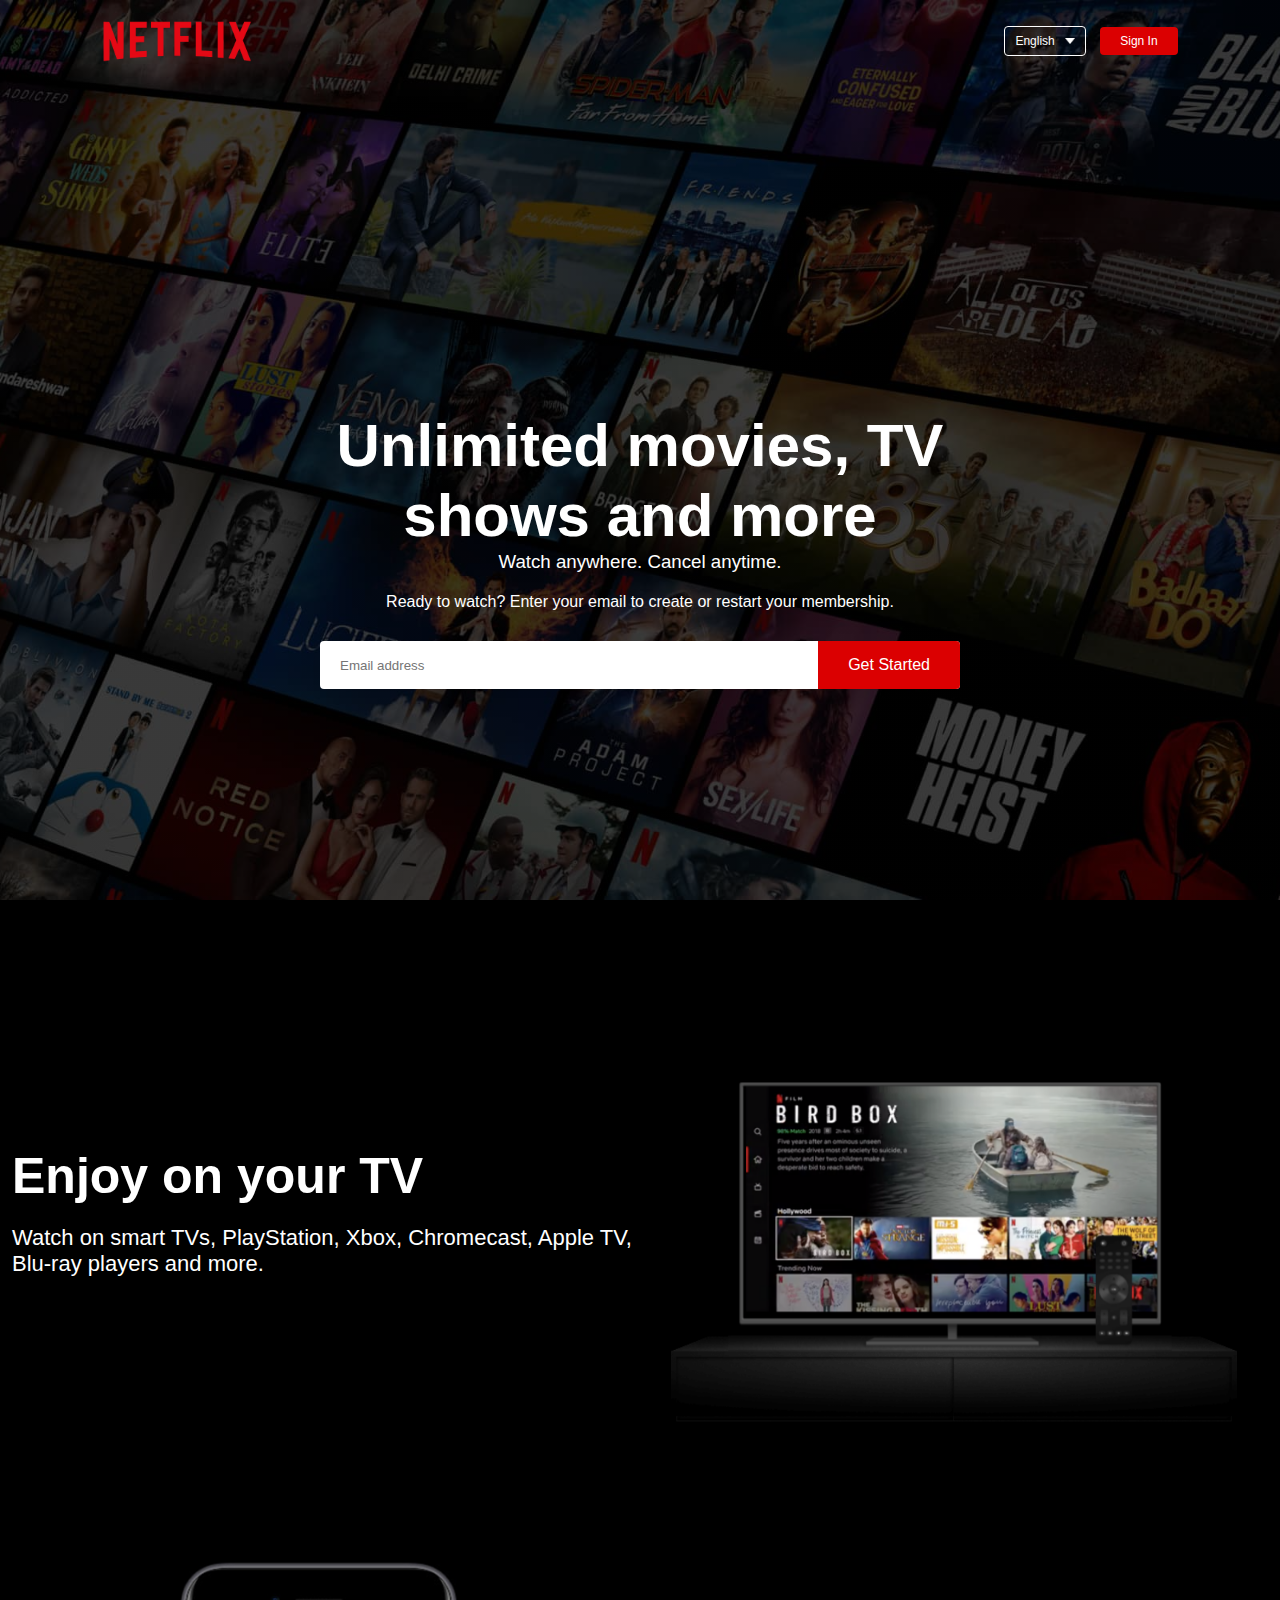
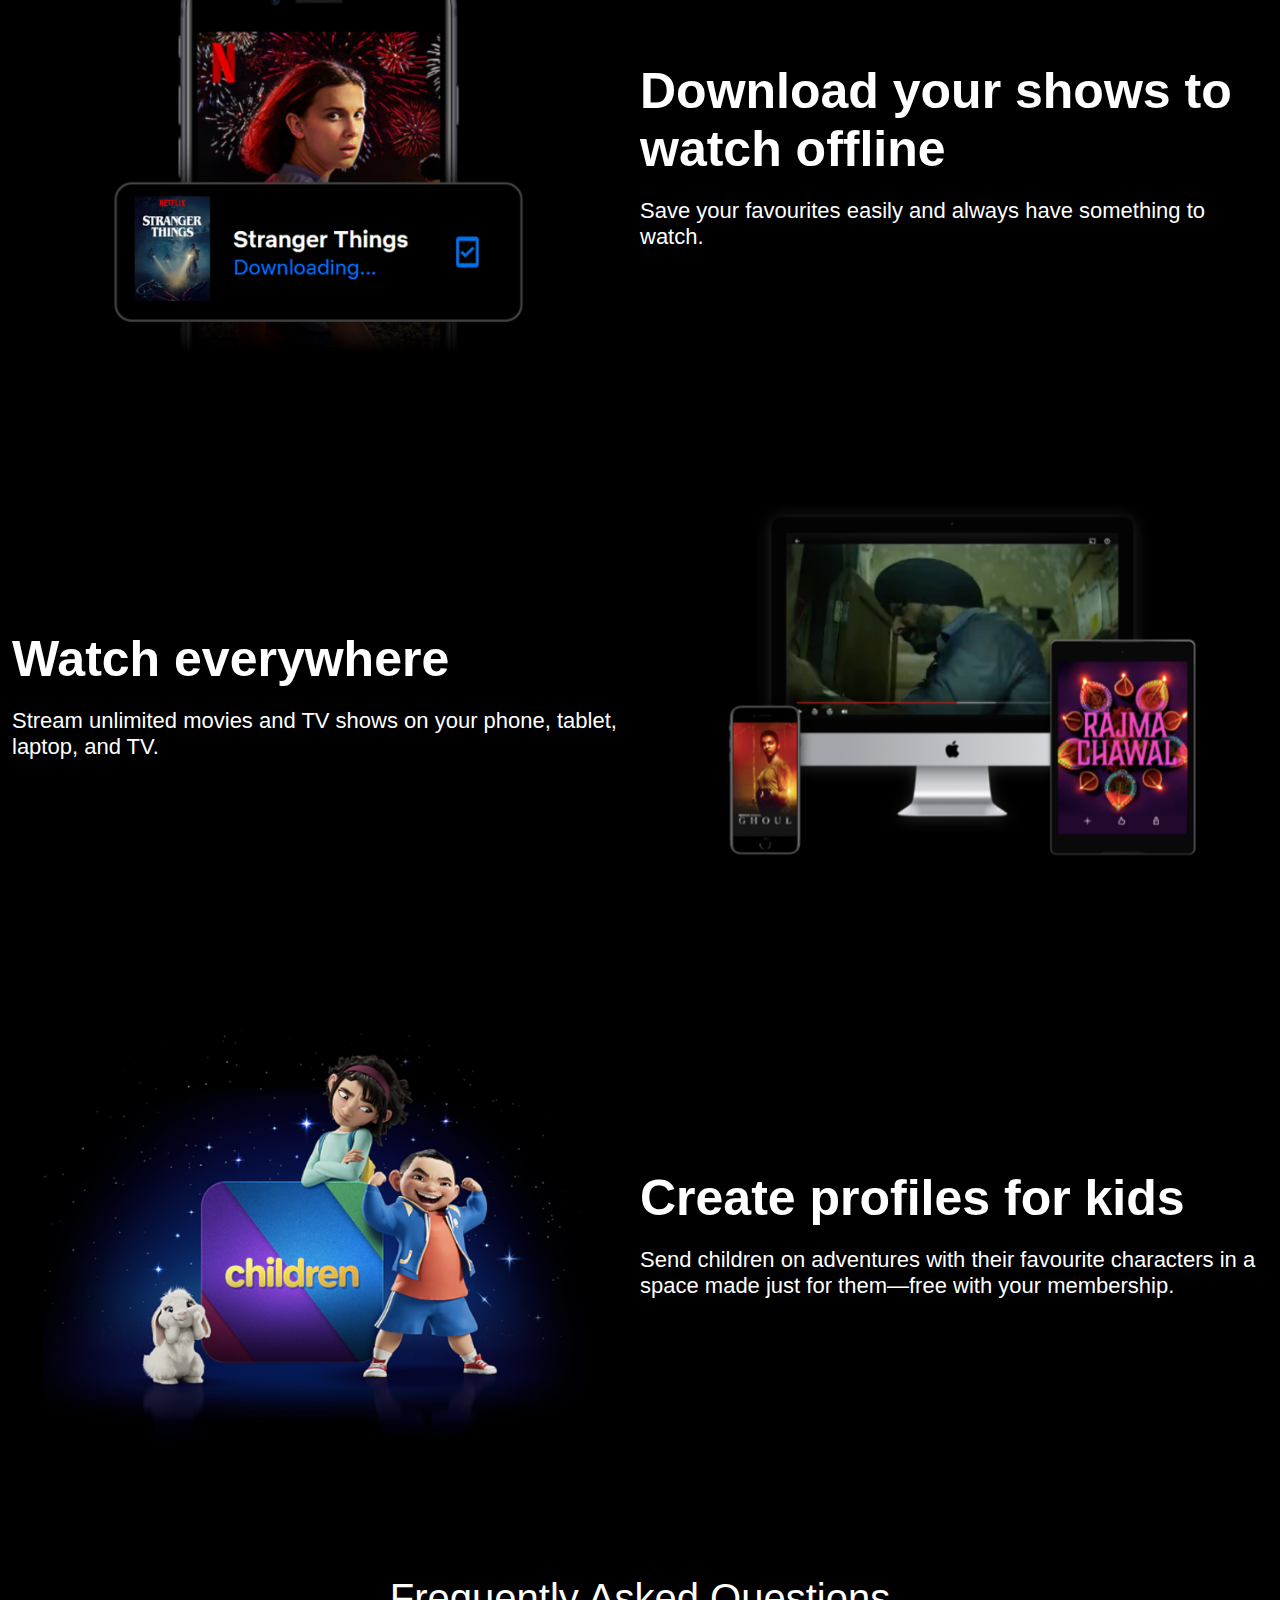
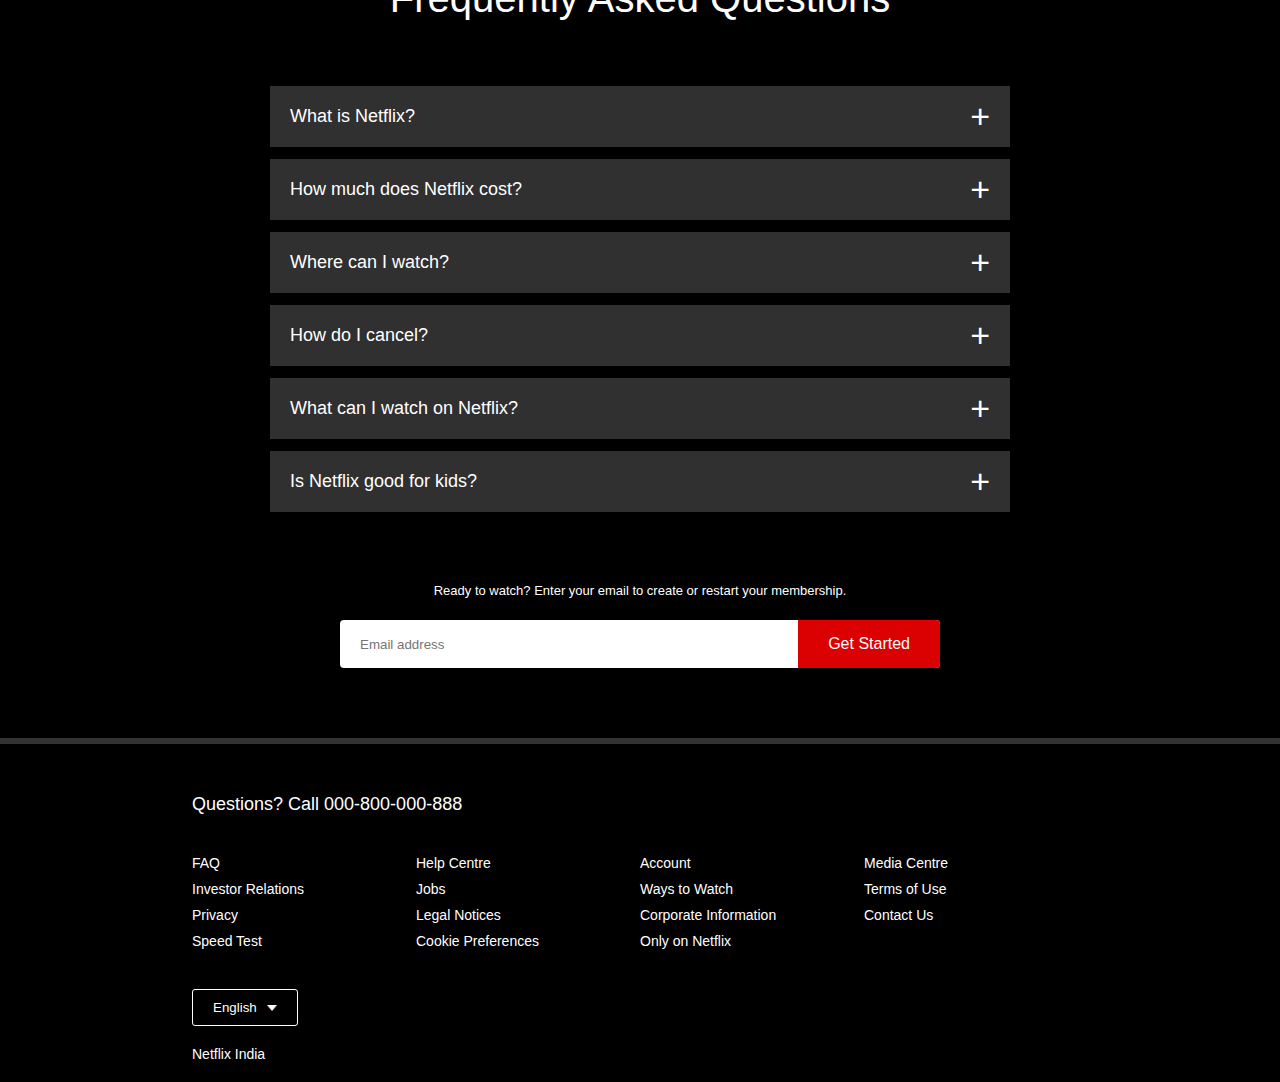
<file: index.html>
<!doctype html>
<html lang="en">
  <head>
    <!-- Required meta tags -->
    <meta charset="utf-8">
    <meta name="viewport" content="width=device-width, initial-scale=1">

    <!-- Bootstrap CSS -->
    <link href="https://cdn.jsdelivr.net/npm/bootstrap@5.0.2/dist/css/bootstrap.min.css" rel="stylesheet" integrity="sha384-EVSTQN3/azprG1Anm3QDgpJLIm9Nao0Yz1ztcQTwFspd3yD65VohhpuuCOmLASjC" crossorigin="anonymous">

    <title>Netflix Clone</title>

    <link rel="stylesheet" href="./style.css">
  </head>
  <body>

    <div class="header">
      <nav>
        <img src="./images/logo (1).png" class="logo">
        <div>
          <button class="language-btn">English<img src="./images/down-icon.png"></button>
          <button>Sign In</button>
        </div>
      </nav>

      <div class="header-content">
        <h1>Unlimited movies, TV shows and more</h1>
        <h3>Watch anywhere. Cancel anytime.</h3>
        <p>Ready to watch? Enter your email to create or restart your membership.</p>
        <form class="email-signup" action="signIn.html">
          <input type="email" placeholder="Email address" required>
          <button type="submit">Get Started</button>
        </form>
      </div>

    </div>

    <div class="features">
      <div class="row">
        <div class="text-col">
          <h2>Enjoy on your TV</h2>
          <p>Watch on smart TVs, PlayStation, Xbox, Chromecast, Apple TV, Blu-ray players and more.</p>
        </div>

        <div class="img-col">
          <img src="./images/feature-1.png" alt="">
        </div>
      </div>

      <div class="row">
        <div class="img-col">
          <img src="./images/feature-2.png" alt="">
        </div>
        <div class="text-col">
          <h2>Download your shows to watch offline</h2>
          <p>Save your favourites easily and always have something to watch.</p>
        </div>

        
      </div>

      <div class="row">
        
        <div class="text-col">
          <h2>Watch everywhere</h2>
          <p>Stream unlimited movies and TV shows on your phone, tablet, laptop, and TV.</p>
        </div>
        <div class="img-col">
          <img src="./images/feature-3.png" alt="">
        </div>

        
      </div>

      <div class="row">
        <div class="img-col">
          <img src="./images/feature-4.png" alt="">
        </div>
        <div class="text-col">
          <h2>Create profiles for kids</h2>
          <p>Send children on adventures with their favourite characters in a space made just for them—free with your membership.</p>
        </div>

        
      </div>
    </div>


  <div class="faq">
    <h2>Frequently Asked Questions</h2>
    <ul class="accordion">
      <li>
        <input type="radio" name="accordion" id="first">
        <label for="first">What is Netflix?</label>
        <div class="content">
          <p>Netflix is a streaming service that offers a wide variety of award-winning TV shows, movies, anime, documentaries and more – on thousands of internet-connected devices.
            You can watch as much as you want, whenever you want, without a single ad – all for one low monthly price. There's always something new to discover, and new TV shows and movies are added every week!</p>
        </div>
      </li>

      <li>
        <input type="radio" name="accordion" id="second">
        <label for="second">How much does Netflix cost?</label>
        <div class="content">
          <p>Watch Netflix on your smartphone, tablet, Smart TV, laptop, or streaming device, all for one fixed monthly fee. Plans range from ₹149 to ₹649 a month. No extra costs, no contracts.</p>
        </div>
      </li>

      <li>
        <input type="radio" name="accordion" id="third">
        <label for="third">Where can I watch?</label>
        <div class="content">
          <p>Watch anywhere, anytime. Sign in with your Netflix account to watch instantly on the web at netflix.com from your personal computer or on any internet-connected device that offers the Netflix app, including smart TVs, smartphones, tablets, streaming media players and game consoles.
            You can also download your favourite shows with the iOS, Android, or Windows 10 app. Use downloads to watch while you're on the go and without an internet connection. Take Netflix with you anywhere.</p>
        </div>
      </li>

      <li>
        <input type="radio" name="accordion" id="fourth">
        <label for="fourth">How do I cancel?</label>
        <div class="content">
          <p>Netflix is flexible. There are no annoying contracts and no commitments. You can easily cancel your account online in two clicks. There are no cancellation fees – start or stop your account anytime.</p>
        </div>
      </li>

      <li>
        <input type="radio" name="accordion" id="fifth">
        <label for="fifth">What can I watch on Netflix?</label>
        <div class="content">
          <p>Netflix has an extensive library of feature films, documentaries, TV shows, anime, award-winning Netflix originals, and more. Watch as much as you want, anytime you want.</p>
        </div>
      </li>

      <li>
        <input type="radio" name="accordion" id="sixth">
        <label for="sixth">Is Netflix good for kids?</label>
        <div class="content">
          <p>The Netflix Kids experience is included in your membership to give parents control while kids enjoy family-friendly TV shows and films in their own space.
              Kids profiles come with PIN-protected parental controls that let you restrict the maturity rating of content kids can watch and block specific titles you don’t want kids to see.</p>
        </div>
      </li>
    </ul>

    <small>Ready to watch? Enter your email to create or restart your membership.</small>
        <form class="email-signup">
          <input type="email" placeholder="Email address" required>
          <button type="submit">Get Started</button>
        </form>
      
    

  </div>

  <div class="footer">
    <h2>Questions? Call 000-800-000-888</h2>
    <div class="row">
      <div class="col">
        <a href="#">FAQ</a>
        <a href="#">Investor Relations</a>
        <a href="#">Privacy</a>
        <a href="#">Speed Test</a>
      </div>

      <div class="col">
        <a href="#">Help Centre</a>       
        <a href="#">Jobs</a>
        <a href="#">Legal Notices</a>
        <a href="#">Cookie Preferences</a>

      </div>

      <div class="col">
        <a href="#">Account</a>       
        <a href="#">Ways to Watch</a>
        <a href="#">Corporate Information</a>
        <a href="#">Only on Netflix</a>

      </div>

      <div class="col">
        <a href="#">Media Centre</a>       
        <a href="#">Terms of Use</a>
        <a href="#">Contact Us</a>

      </div>
    </div>

    <button class="language-btn">English<img src="./images/down-icon.png"></button>

    <p class="copyright-txt">Netflix India</p>

  </div>


    <script src="https://cdn.jsdelivr.net/npm/bootstrap@5.0.2/dist/js/bootstrap.bundle.min.js" integrity="sha384-MrcW6ZMFYlzcLA8Nl+NtUVF0sA7MsXsP1UyJoMp4YLEuNSfAP+JcXn/tWtIaxVXM" crossorigin="anonymous"></script>


  </body>
</html>
</file>
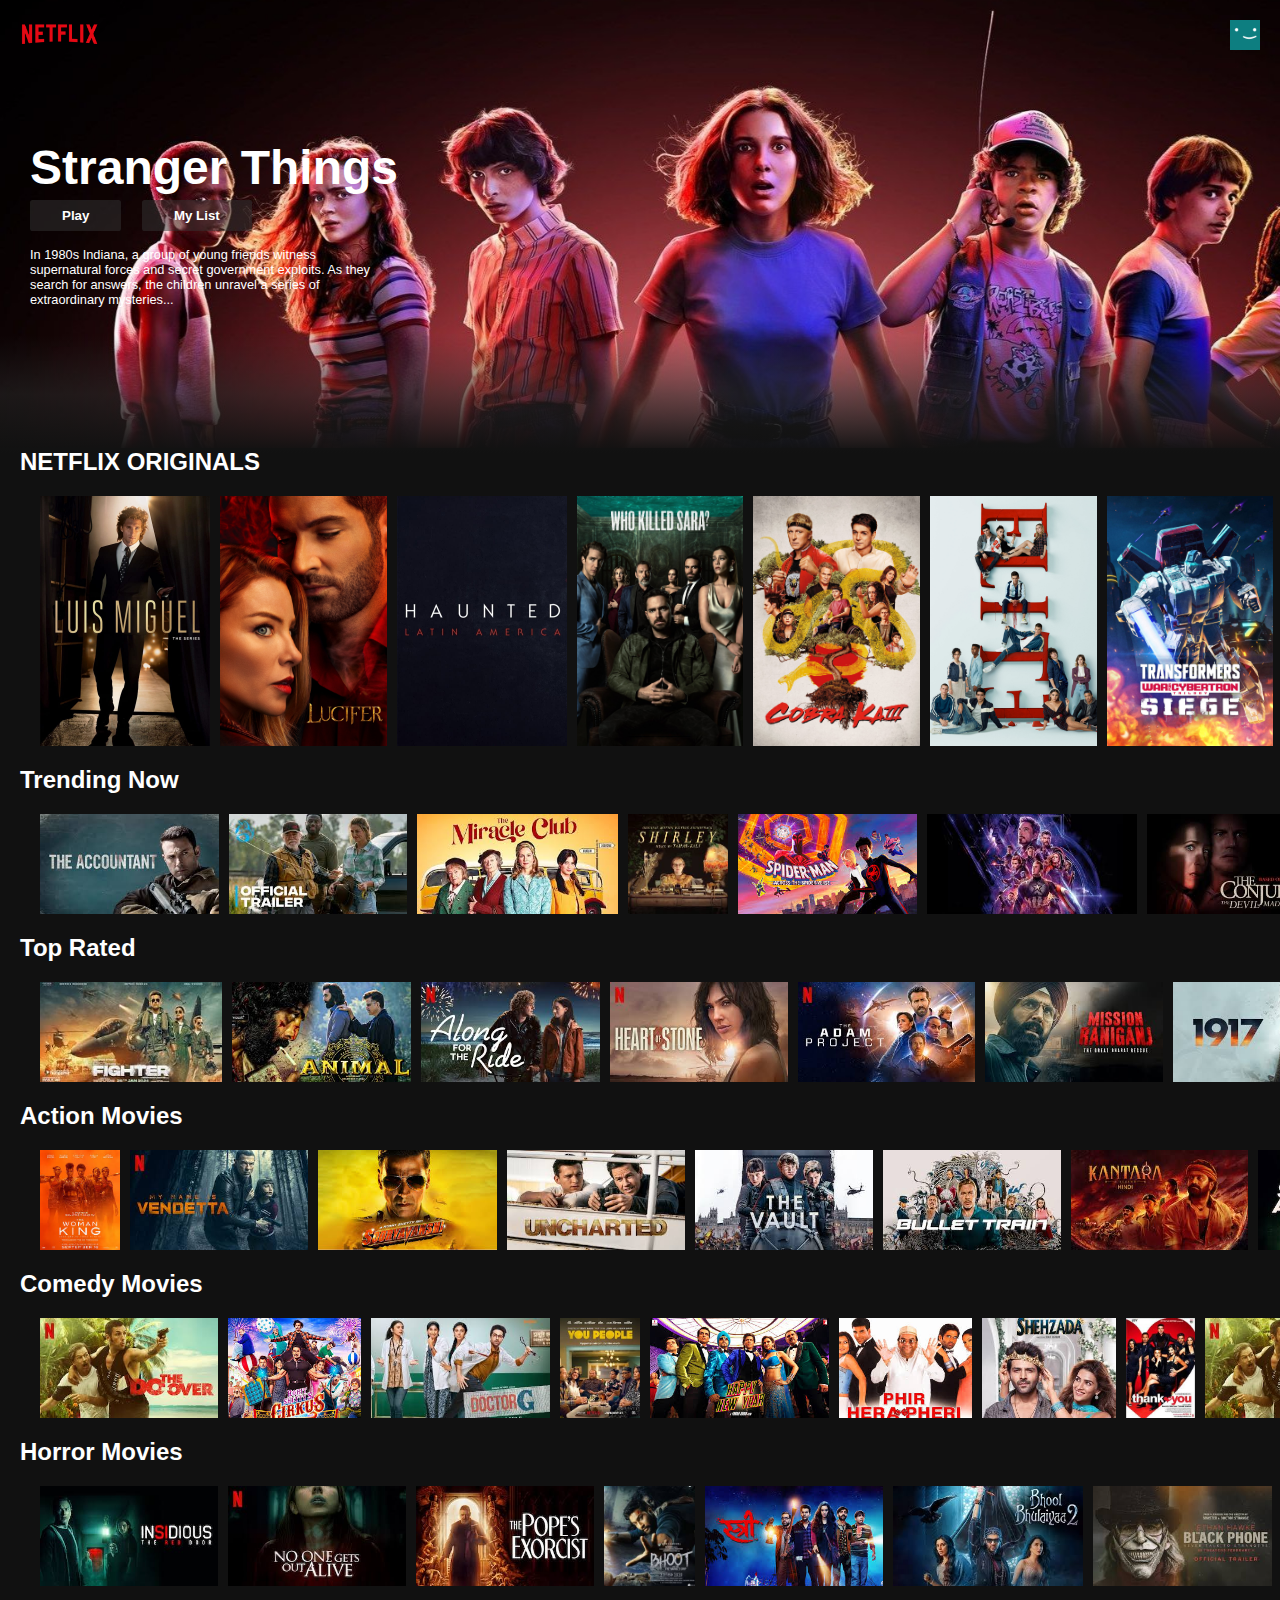
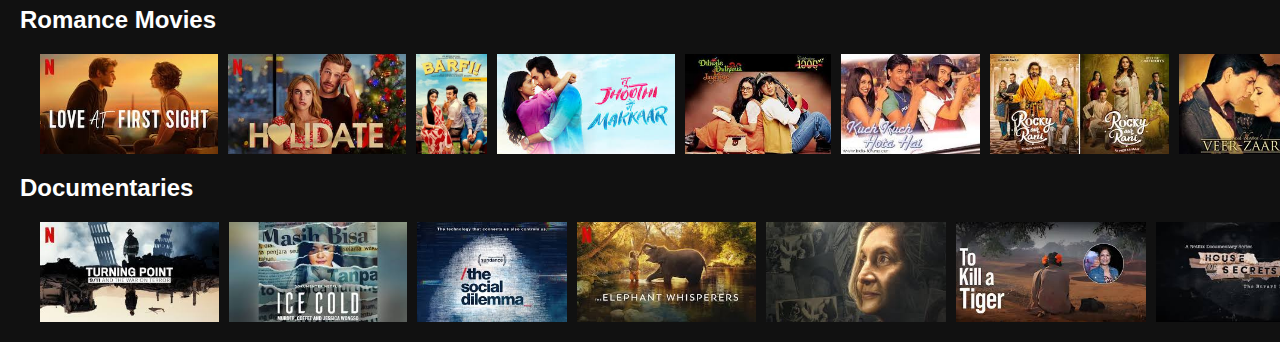
<file: homepage.html>
<!DOCTYPE html>
<html lang="en">
<head>
    <meta charset="UTF-8">
    <meta http-equiv="X-UA-Compatible" content="IE=edge" />
    <meta name="viewport" content="width=device-width, initial-scale=1.0">
    <title>Netflix Clone</title>
    <link rel="stylesheet" href="styles.css">
</head>
<body>
    <!--Navigation Bar-->
    <div class="nav">
        <img src="images/netflix-logo.png" alt="" class="nav_logo">
        <img src="images/netflix-avatar.png" alt="" class="nav_avatar">
    </div>

    <!--Header-->
    <div class="banner">
        <div class="banner_contents">
            <h1 class="banner_title">Stranger Things</h1>
            <div class="banner_buttons">
                <button class="banner_button">Play</button>
                <button class="banner_button">My List</button>
            </div>
            <div class="banner_description">
                In 1980s Indiana, a group of young friends witness supernatural forces and secret government exploits. As they search for answers, the children unravel a series of extraordinary mysteries...
            </div>
        </div>
        <div class="banner--fadeBottom">

        </div>
    </div>

    <!--Netflix Originals-->
    <div class="row">
        <h2>NETFLIX ORIGINALS</h2>
        <div class="row_posters">
            <img src="images/large-movie1.jpg" alt="" class="row_poster row_posterlarge">
            <img src="images/large-movie2.jpg" alt="" class="row_poster row_posterlarge">
            <img src="images/large-movie3.jpg" alt="" class="row_poster row_posterlarge">
            <img src="images/large-movie4.jpg" alt="" class="row_poster row_posterlarge">
            <img src="images/large-movie5.jpg" alt="" class="row_poster row_posterlarge">
            <img src="images/large-movie6.jpg" alt="" class="row_poster row_posterlarge">
            <img src="images/large-movie7.jpg" alt="" class="row_poster row_posterlarge">
            <img src="images/large-movie8.jpg" alt="" class="row_poster row_posterlarge">
            <img src="images/large-movie1.jpg" alt="" class="row_poster row_posterlarge">
            <img src="images/large-movie2.jpg" alt="" class="row_poster row_posterlarge">
            <img src="images/large-movie3.jpg" alt="" class="row_poster row_posterlarge">
            <img src="images/large-movie4.jpg" alt="" class="row_poster row_posterlarge">
            <img src="images/large-movie5.jpg" alt="" class="row_poster row_posterlarge">
            <img src="images/large-movie6.jpg" alt="" class="row_poster row_posterlarge">
            <img src="images/large-movie7.jpg" alt="" class="row_poster row_posterlarge">
            <img src="images/large-movie8.jpg" alt="" class="row_poster row_posterlarge">
        </div>
    </div>
    
    <!--Trending Now-->
    <div class="row">
        <h2>Trending Now</h2>
        <div class="row_posters">
            <img src="images/trend1.jpeg" alt="" class="row_poster ">
            <img src="images/trend2.jpeg" alt="" class="row_poster ">
            <img src="images/trend3.jpeg" alt="" class="row_poster ">
            <img src="images/trend4.jpeg" alt="" class="row_poster ">
            <img src="images/trend5.jpeg" alt="" class="row_poster ">
            <img src="images/trend6.jpeg" alt="" class="row_poster ">
            <img src="images/trend7.jpeg" alt="" class="row_poster ">
            <img src="images/trend8.jpeg" alt="" class="row_poster ">
            <img src="images/trend1.jpeg" alt="" class="row_poster ">
            <img src="images/trend2.jpeg" alt="" class="row_poster ">
            <img src="images/small-movie3.jpg" alt="" class="row_poster ">
            <img src="images/trend4.jpeg" alt="" class="row_poster ">
            <img src="images/trend5.jpeg" alt="" class="row_poster ">
            <img src="images/trend6.jpeg" alt="" class="row_poster ">
            <img src="images/trend7.jpeg" alt="" class="row_poster ">
            <img src="images/trend8.jpeg" alt="" class="row_poster ">
        </div>
    </div>

    <!--Top rated-->
    <div class="row">
        <h2>Top Rated</h2>
        <div class="row_posters">
            <img src="images/top1.jpeg" alt="" class="row_poster ">
            <img src="images/top2.jpeg" alt="" class="row_poster ">
            <img src="images/top3.jpeg" alt="" class="row_poster ">
            <img src="images/top4.jpeg" alt="" class="row_poster ">
            <img src="images/top5.jpeg" alt="" class="row_poster ">
            <img src="images/top6.jpeg" alt="" class="row_poster ">
            <img src="images/top7.jpeg" alt="" class="row_poster ">
            <img src="images/top8.jpeg" alt="" class="row_poster ">
            <img src="images/top1.jpeg" alt="" class="row_poster ">
            <img src="images/top3.jpeg" alt="" class="row_poster ">
            <img src="images/top2.jpeg" alt="" class="row_poster ">
            <img src="images/top4.jpeg" alt="" class="row_poster ">
            <img src="images/top4.jpeg" alt="" class="row_poster ">
            <img src="images/top6.jpeg" alt="" class="row_poster ">
            <img src="images/top7.jpeg" alt="" class="row_poster ">
            <img src="images/top8.jpeg" alt="" class="row_poster ">
        </div>
    </div>

    <!--Action Movies-->
    <div class="row">
        <h2>Action Movies</h2>
        <div class="row_posters">
            <img src="images/action1.jpeg" alt="" class="row_poster ">
            <img src="images/action2.jpeg" alt="" class="row_poster ">
            <img src="images/action3.jpeg" alt="" class="row_poster ">
            <img src="images/action4.jpeg" alt="" class="row_poster ">
            <img src="images/action5.jpeg" alt="" class="row_poster ">
            <img src="images/action6.jpeg" alt="" class="row_poster ">
            <img src="images/action7.jpeg" alt="" class="row_poster ">
            <img src="images/action8.jpeg" alt="" class="row_poster ">
            <img src="images/action1.jpeg" alt="" class="row_poster ">
            <img src="images/action2.jpeg" alt="" class="row_poster ">
            <img src="images/action3.jpeg" alt="" class="row_poster ">
            <img src="images/action4.jpeg" alt="" class="row_poster ">
            <img src="images/action5.jpeg" alt="" class="row_poster ">
            <img src="images/action6.jpeg" alt="" class="row_poster ">
            <img src="images/action7.jpeg" alt="" class="row_poster ">
            <img src="images/action8.jpeg" alt="" class="row_poster ">
        </div>
    </div>

    <!--Comedy Movies-->
    <div class="row">
        <h2>Comedy Movies</h2>
        <div class="row_posters">
            <img src="images/com1.jpeg" alt="" class="row_poster ">
            <img src="images/com2.jpeg" alt="" class="row_poster ">
            <img src="images/com3.jpeg" alt="" class="row_poster ">
            <img src="images/com4.jpeg" alt="" class="row_poster ">
            <img src="images/com5.jpeg" alt="" class="row_poster ">
            <img src="images/com6.jpeg" alt="" class="row_poster ">
            <img src="images/com7.jpeg" alt="" class="row_poster ">
            <img src="images/com8.jpeg" alt="" class="row_poster ">
            <img src="images/com1.jpeg" alt="" class="row_poster ">
            <img src="images/com2.jpeg" alt="" class="row_poster ">
            <img src="images/com3.jpeg" alt="" class="row_poster ">
            <img src="images/com4.jpeg" alt="" class="row_poster ">
            <img src="images/com5.jpeg" alt="" class="row_poster ">
            <img src="images/com6.jpeg" alt="" class="row_poster ">
            <img src="images/com7.jpeg" alt="" class="row_poster ">
            <img src="images/com8.jpeg" alt="" class="row_poster ">
        </div>
    </div>

    <!--Horror Movies-->
    <div class="row">
        <h2>Horror Movies</h2>
        <div class="row_posters">
            <img src="images/horror1.jpeg" alt="" class="row_poster ">
            <img src="images/horror2.jpeg" alt="" class="row_poster ">
            <img src="images/horror3.jpeg" alt="" class="row_poster ">
            <img src="images/horror4.jpeg" alt="" class="row_poster ">
            <img src="images/horror5.jpeg" alt="" class="row_poster ">
            <img src="images/horror6.jpeg" alt="" class="row_poster ">
            <img src="images/horror7.jpeg" alt="" class="row_poster ">
            <img src="images/horror8.jpeg" alt="" class="row_poster ">
            <img src="images/horror1.jpeg" alt="" class="row_poster ">
            <img src="images/horror2.jpeg" alt="" class="row_poster ">
            <img src="images/horror3.jpeg" alt="" class="row_poster ">
            <img src="images/horror4.jpeg" alt="" class="row_poster ">
            <img src="images/horror5.jpeg" alt="" class="row_poster ">
            <img src="images/horror6.jpeg" alt="" class="row_poster ">
            <img src="images/horror7.jpeg" alt="" class="row_poster ">
            <img src="images/horror8.jpeg" alt="" class="row_poster ">
        </div>
    </div>

    <!--Romance Movies-->
    <div class="row">
        <h2>Romance Movies</h2>
        <div class="row_posters">
            <img src="images/rom1.jpeg" alt="" class="row_poster ">
            <img src="images/rom2.jpeg" alt="" class="row_poster ">
            <img src="images/rom3.jpeg" alt="" class="row_poster ">
            <img src="images/rom4.jpeg" alt="" class="row_poster ">
            <img src="images/rom5.jpeg" alt="" class="row_poster ">
            <img src="images/rom6.jpeg" alt="" class="row_poster ">
            <img src="images/rom7.jpeg" alt="" class="row_poster ">
            <img src="images/rom8.jpeg" alt="" class="row_poster ">
            <img src="images/rom1.jpeg" alt="" class="row_poster ">
            <img src="images/rom2.jpeg" alt="" class="row_poster ">
            <img src="images/rom3.jpeg" alt="" class="row_poster ">
            <img src="images/rom4.jpeg" alt="" class="row_poster ">
            <img src="images/rom5.jpeg" alt="" class="row_poster ">
            <img src="images/rom6.jpeg" alt="" class="row_poster ">
            <img src="images/rom7.jpeg" alt="" class="row_poster ">
            <img src="images/rom8.jpeg" alt="" class="row_poster ">
        </div>
    </div>

    <!--Documentaries-->
    <div class="row">
        <h2>Documentaries</h2>
        <div class="row_posters">
            <img src="images/doc1.jpeg" alt="" class="row_poster ">
            <img src="images/doc2.jpeg" alt="" class="row_poster ">
            <img src="images/doc3.jpeg" alt="" class="row_poster ">
            <img src="images/doc4.jpeg" alt="" class="row_poster ">
            <img src="images/doc5.jpeg" alt="" class="row_poster ">
            <img src="images/doc6.jpeg" alt="" class="row_poster ">
            <img src="images/doc7.jpeg" alt="" class="row_poster ">
            <img src="images/doc8.jpeg" alt="" class="row_poster ">
            <img src="images/doc1.jpeg" alt="" class="row_poster ">
            <img src="images/doc2.jpeg" alt="" class="row_poster ">
            <img src="images/doc3.jpeg" alt="" class="row_poster ">
            <img src="images/doc4.jpeg" alt="" class="row_poster ">
            <img src="images/doc5.jpeg" alt="" class="row_poster ">
            <img src="images/doc6.jpeg" alt="" class="row_poster ">
            <img src="images/doc7.jpeg" alt="" class="row_poster ">
            <img src="images/doc8.jpeg" alt="" class="row_poster ">
        </div>
    </div>

    <script>
        const nav = document.getElementById('nav');

        window.addEventListener('scroll', () => {
            if(window.scrollY >= 100) {
                nav.classList.add('nav__black')
            } else {
                nav.classList.remove('nav__black')
            }
        });
    </script>

</body>
</html>
</file>
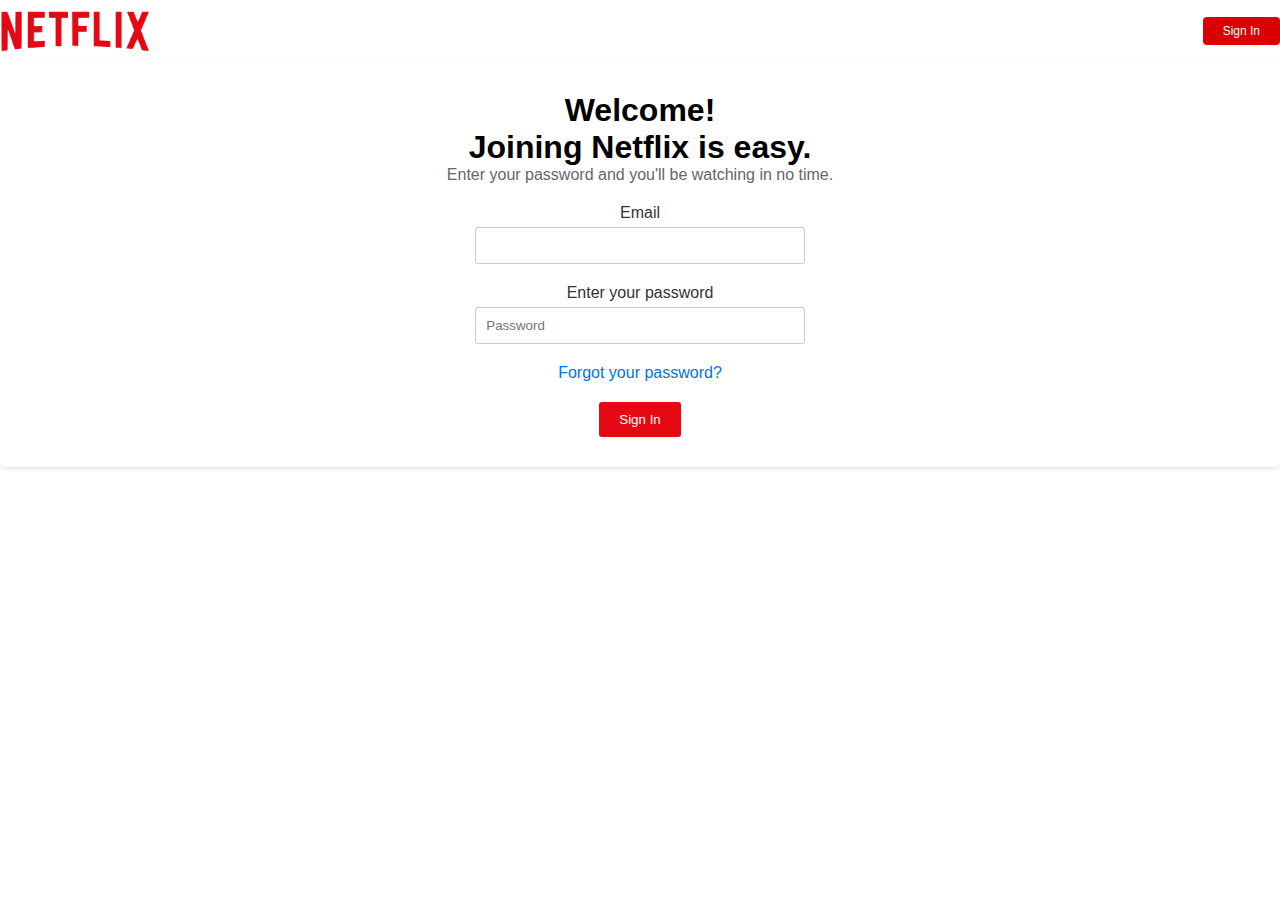
<file: signIn.html>
<!DOCTYPE html>
<html lang="en">
<head>
    <meta charset="UTF-8">
    <meta name="viewport" content="width=device-width, initial-scale=1.0">
    <title>Netflix Sign In</title>

    <style>
        *{
            margin: 0;
            padding: 0;
            font-family: 'Poppins', sans-serif;
            box-sizing: border-box;
        }
       
        .container {
            background-color: #fff;
            border-radius: 5px;
            box-shadow: 0 2px 4px rgba(0, 0, 0, 0.1);
            padding: 30px;
            
        }
    
        .content {
            text-align: center;
        }
    
        .content h2 {
            color: #333;
        }
    
        .content h3 {
            color: #333;
            margin-top: 10px;
        }
    
        .content p {
            color: #666;
            margin-bottom: 20px;
        }
    
        .content form {
            display: flex;
            flex-direction: column;
            align-items: center;
            height: 100%;
        }
    
        .form-content label {
            color: #333;
            margin-bottom: 5px;
            text-align: left;
        }
    
        .form-content input {
            width: 27%;
            padding: 10px;
            margin-bottom: 20px;
            border: 1px solid #ccc;
            border-radius: 3px;
        }
    
        .content a {
            color: #0073e6;
            text-decoration: none;
            margin-bottom: 20px;
            text-align: left;
            display: block;
        }
    
        .content button {
            padding: 10px 20px;
            background-color: #e50914;
            color: #fff;
            border: none;
            border-radius: 3px;
            cursor: pointer;
            transition: background-color 0.3s ease;
        }
    
        .content button:hover {
            background-color: #cc0c0c;
        }

        nav {
    display: flex;
    align-items: center;
    justify-content: space-between;
    padding: 10px 0;
}

.logo{
    width: 150px;
    cursor: pointer;
}

nav button{
    border: 0;
    outline: 0;
    background: #db0001;
    color: #fff;
    padding: 7px 20px;
    font-size: 12px;
    border-radius: 4px;
    margin-left: 10px;
    cursor: pointer;
}

.language-btn{
    display: inline-flex;
    align-items: center;
    background:transparent;
    border:  1px solid #fff;
    padding: 7px 10px;

}

.language-btn img{
    width: 10px;
    margin-left: 10px;
}
        
    </style>
</head>
<body>


    <nav>
        <img src="./images/logo (1).png" class="logo">
        <div>
          <button class="language-btn">English<img src="./images/down-icon.png"></button>
          <button >Sign In</button>
        </div>
      </nav>


    <div class="container">
        <div class="content">
            
            <h1>Welcome!</h1>
            <h1>Joining Netflix is easy.</h1>
            <p> Enter your password and you'll be watching in no time.</p>
            <form action="homepage.html" class="form-content">
                <label for="email">Email</label>
                <input type="email" id="email" name="email" value="" required >
                <label for="password">Enter your password</label>
                <input type="password" id="password" name="password" placeholder="Password" required>
                <a href="#">Forgot your password?</a>
                <button type="submit">Sign In</button>
            </form>
        </div>
    </div>

    <script>
        document.getElementById("signInForm").addEventListener("submit", function(event) {
            event.preventDefault(); 
           
            var email = document.getElementById("email").value;

            window.location.href = "getStarted.html?email=" + encodeURIComponent(email);
        });
    </script>

</body>
</html>
</file>
<file: style.css>
*{
    margin: 0;
    padding: 0;
    font-family: 'Poppins', sans-serif;
    box-sizing: border-box;
}


.header {
    width: 100%;
    height: 100vh;
    background-image: linear-gradient(rgba(0,0,0,0.7), rgba(0,0,0,0.7)), url(./images/login-bg.jpeg);
    background-size:cover;
    background-position: center;
    padding: 10px 8%;
    position: relative;
}

nav {
    display: flex;
    align-items: center;
    justify-content: space-between;
    padding: 10px 0;
}

.logo{
    width: 150px;
    cursor: pointer;
}

nav button{
    border: 0;
    outline: 0;
    background: #db0001;
    color: #fff;
    padding: 7px 20px;
    font-size: 12px;
    border-radius: 4px;
    margin-left: 10px;
    cursor: pointer;
}

.language-btn{
    display: inline-flex;
    align-items: center;
    background:transparent;
    border:  1px solid #fff;
    padding: 7px 10px;

}

.language-btn img{
    width: 10px;
    margin-left: 10px;
}

.header-content{
    position: absolute;
    top: 50%;
    left: 50%;
    transform: translate(-50%, -50%);
    text-align: center;
    margin-top: 100px;
}

.header-content h1{
    font-size: 60px;
    line-height: 70px;
    font-weight: 600 ;
    color: white;
    max-width: 650px;
}

.header-content h3{
    color: #fff;
    font-weight: 400;
    margin-bottom: 20px;
}

.header-content p{
    color: #fff;
}

.email-signup{
    background:#fff;
    border-radius: 4px;
    display: flex;
    align-items: center;
    margin-top: 30px;
    overflow: hidden;
}

.email-signup input{
    flex: 1;
    border: 0;
    outline: 0;
    margin-left: 20px;

}

.email-signup button{
    background: #db0001;
    border: 0;
    outline: 0;
    color: #fff;
    font-size: 16px;
    cursor: pointer;
    padding: 15px 30px;

}

.features{
    
    padding: 50px 12px;
    font-size: 22px;
    background: #000;
}

.row{
    display: flex;
    width: 100%;
    align-items: center;
    flex-wrap: wrap;
    padding: 50px 0;
}

.text-col{
    flex-basis: 50%;
    margin-bottom: 20px;
}


.img-col{
    flex-basis: 50%;
    margin-bottom: 20px;
}

.img-col img{
    display: block;
    width: 90%;
    margin:auto;

}

.features h2{
    color: #fff;
    font-size: 50px;
    font-weight: 600;
    margin-bottom: 20px;
}

.features p{
    color: #fff;
}

.faq{
    padding: 10px 12%;
    text-align: center;
    font-size: 18px;
    background-color: #000;
}

.faq h2{
    font-weight: 500;
    font-size: 40px;
    color: #fff;

}

.accordion{
    margin: 60px auto;
    width: 100%;
    max-width: 750px;
   

}

.accordion li{
    list-style: none;
    width: 100%;
    padding: 5px;

}

.accordion li p{
    color: #fff;
}

.accordion li label{
    display: flex;
    align-items: center;
    padding: 20px;
    font-size: 18px;
    font-weight: 500;
    background: #303030;
    margin-bottom: 2px;
    cursor: pointer;
    position: relative;
    color: #fff;
}

label::after{
    content: '+';
    font-size: 34px;
    position: absolute;
    right: 20px;
    transition: transform 0.5s;
}

input[type="radio"]{
    display: none;
}

.accordion .content{
    background: #303030;
    text-align: left;
    padding: 0 20px;
    max-height: 0;
    overflow: hidden;
    transition: max-height 0.5s, padding 0.5s;
}

.accordion input[type="radio"]:checked + label + .content{
    max-height: 600px;
    padding: 30px 20px;
}

.accordion input[type="radio"]:checked + label ::after{
    transform: rotate(135deg);
}

.faq .email-signup{
    max-width: 600px;
    margin: 20px auto 60px;


}

.faq small{
    font-size: 13px;
    color: #fff;
}

.footer{
    padding: 50px 15% 10px;
    border-top: 6px solid #333;
    color: #777;
    background: #000;

}

.footer h2{
    color: #fff;
    font-size: 18px;
    font-weight: 400;
    margin-bottom: 30px;
}

.footer .col{
    flex-basis: 25%;
    flex-grow: 1;
    margin-bottom: 20px;
 
}

.footer .col a{
    display: block;
    text-decoration: none;
    color: #777;
    font-size: 14px;
    margin-bottom: 10px;
    color:#fff;
}

.footer .row{
    align-items: flex-start;
    padding: 10px 0;
    
}

.footer .language-btn{
    color: #fff;
    padding: 10px 20px;
    border-radius: 3px;
}

.copyright-txt{
    font-size: 14px;
    margin-top: 20px;
    margin-bottom: 10px;
    color: #fff;
}


@media only screen and (max-width: 600px){
    .logo{
        width: 100px;

    }
    nav button{
        padding: 5px 10px;
    }

    nav .language-btn{
        padding: 4px 8px;
    }

    .header-content{
        position: unset;
        transform: none;
        padding-top: 150px;

    }
    .header-content h1{
        font-size: 30px;
    }
    .email-signup{
        font-size: 12px;
        padding: 10px 15px;
    }
    .text-col, .img-col{
        flex-basis: 100%;

    }
    .features h2{
        font-size: 30px ;
    }
        .features p {
            font-size: 15px;
        }
    .row:nth-child(2), .row:nth-child(4){
        flex-direction: column-reverse;
    }
    .features .row{
        padding: 10px 0;

    }
    
    .faq h2{
        font-size: 20px;
    }
    .accordion .content{
        font-size: 14px;
    }
    .accordion li label{
        padding: 10px;
        font-size: 14px;
    }
    label ::after{
        font-size: 22px;
        
    }
}
</file>
<file: styles.css>
* {
    margin: 0;
    box-sizing: border-box;
}

body {
    font-family: Arial, Helvetica, sans-serif;
    background-color: #111;

}

.row_poster {
    width: 100%;
    object-fit: contain;
    max-height: 100px;
    margin-right: 10px;
    transition: transform 450ms;
}

.row_posters {
    display: flex;
    overflow-y: hidden;
    overflow-x: scroll;
    padding: 20px;
}

.row_poster:hover {
    transform: scale(1.08);
}

.row_posters::-webkit-scrollbar {
    display: none;
}

.row_posterlarge {
    max-height: 250px;
}

.row_posterlarge:hover {
    transform: scale(1.09);
}

.row {
    color: white;
    margin-left: 20px;
}

.banner {
    background-image: url('images/banner3.jpg');
    background-size: cover;
    background-position: center center;
    color: white;
    object-fit: contain;
    height: 448px;

}

.banner_contents {
    margin-left: 30px;
    padding-top: 140px;
    height: 190px;
}

.banner_title {
    font-size: 3rem;
    font-weight: 800;
    padding-bottom: 0.3rem;
}

.banner_description {
    width: 45rem;
    list-style: 1.3;
    padding-top: 1rem;
    font-size: 0.8rem;
    max-width: 360px;
    height: 180px;
}

.banner_button {
    cursor: pointer;
    color: white;
    outline: none;
    border: none;
    font-weight: 700;
    border-radius: 0.2vw;
    padding-left: 2rem;
    padding-right: 2rem;
    margin-right: 1rem;
    padding-top: 0.5rem;
    padding-bottom: 0.5rem;
    background-color:rgba(51,51,51,0.5);

}

.banner_button:hover {
    color: #000;
    background: color #e6e6ee;
    transition: all 0.2s;
}

.banner--fadeBottom {
    margin-top: 145px;
    height: 7.4rem;
    background-image: linear-gradient(180deg, transparent, rgba(37,37,37,0.61), #111);
}

.nav_logo {
    width: 80px;
    object-fit: contain;

}

.nav_avatar {
    width: 30px;
    object-fit: contain;

}

.nav {
    position:fixed;
    top: 0;
    width: 100%;
    display: flex;
    justify-content: space-between;
    padding: 20px;
    z-index: 1;
    transition-timing-function: ease-in;
    transition: all 0.5s;

}

.nav__black {
    background-color: #111;
}
</file>
